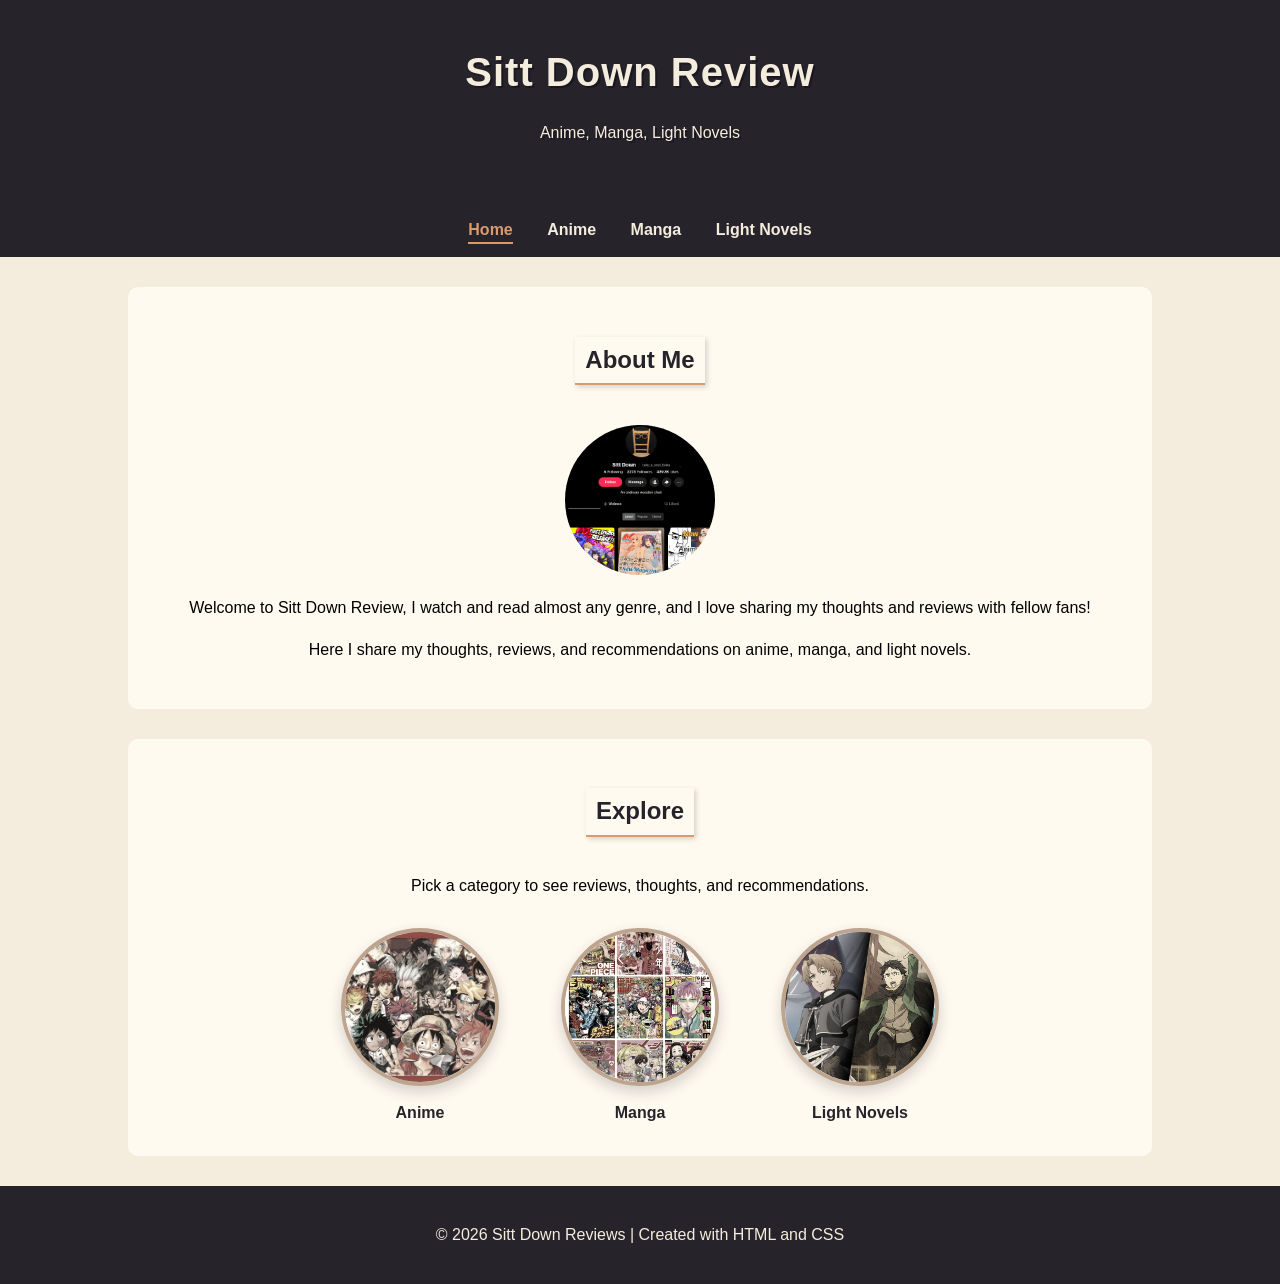
<file: my-blog/index.html>
<!DOCTYPE html>
<html lang="en">
    <head>
        <title>Sitt Down Review</title>
        <link rel="stylesheet" href="style.css">
    </head>
    <body>
       <header>
        <h1>Sitt Down Review</h1>
        <p>Anime, Manga, Light Novels</p>
       </header> 

       <nav>
        <a href="index.html" class="current">Home</a>
        <a href="anime.html">Anime</a>
        <a href="manga.html">Manga</a>
        <a href="lightnovel.html">Light Novels</a>
       </nav>

       <main>
        <section class="about">
            <h2>About Me</h2>
            <img src="images/AboutMe.jpg" alt="About Me">
            <p>
                Welcome to Sitt Down Review, I watch and read almost any genre,
                and I love sharing my thoughts and reviews with fellow fans!
            </p>
            <p>
                Here I share my thoughts, reviews, and recommendations on anime, manga, and light novels.
            </p>
        </section>

        <section class="cover">
            <h2>Explore</h2>
            <p>Pick a category to see reviews, thoughts, and recommendations.</p>

            <div class="icon-grid">
                <a href="anime.html" class="icon-link">
                    <img src="images/anime.jpg" alt="Anime">
                    <span class="icon-caption">Anime</span>
                </a>

                <a href="manga.html" class="icon-link">
                    <img src="images/manga.jpg" alt="Manga">
                    <span class="icon-caption">Manga</span>
                </a>

                <a href="lightnovel.html" class="icon-link">
                    <img src="images/lightnovel.jpg" alt="Light Novels">
                    <span class="icon-caption">Light Novels</span>
                </a>
            </div>
        </section>
       </main>

       <footer>
        <p>© 2026 Sitt Down Reviews | Created with HTML and CSS</p>
       </footer>
    </body>
</html>
</file>
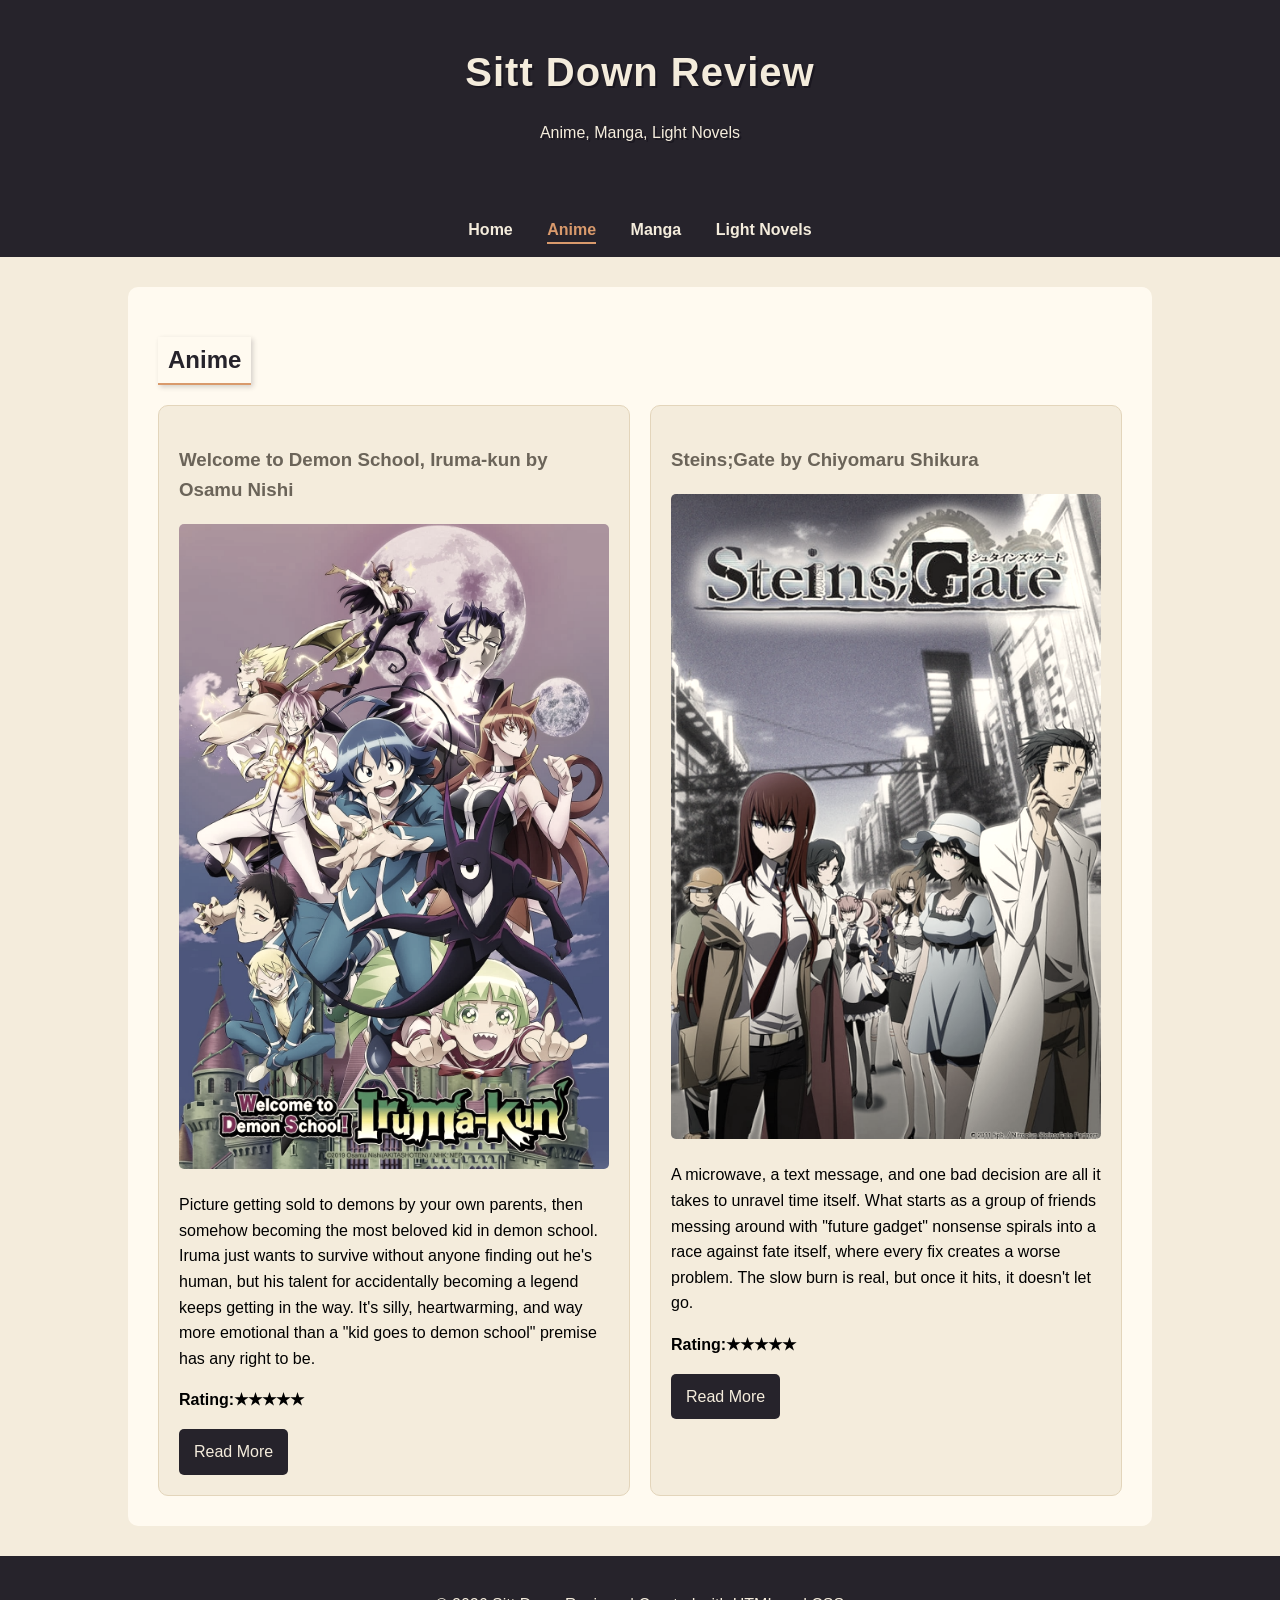
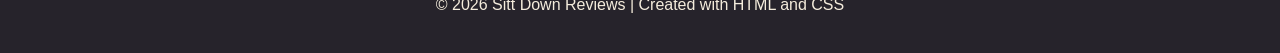
<file: my-blog/anime.html>
<!DOCTYPE html>
<html lang="en">
    <head>
        <title>Anime Reviews | Sitt Down Review</title>
        <link rel="stylesheet" href="style.css">
    </head>
    <body>
       <header>
        <h1>Sitt Down Review</h1>
        <p>Anime, Manga, Light Novels</p>
       </header> 

       <nav>
        <a href="index.html">Home</a>
        <a href="anime.html" class="current">Anime</a>
        <a href="manga.html">Manga</a>
        <a href="lightnovel.html">Light Novels</a>
       </nav>

       <main>
        <section id="anime">
            <h2>Anime</h2>
            <div class="reviews">
                <div class="card">
                    <h3>Welcome to Demon School, Iruma-kun by Osamu Nishi</h3>
                    <img src="images/Irumakun.jpg" alt="Welcome to Demon School, Iruma-kun">
                    <p>
                        Picture getting sold to demons by your own parents, then somehow becoming the most beloved kid in demon school. Iruma just wants to survive without anyone finding out he's human, but his talent for accidentally becoming a legend keeps getting in the way. It's silly, heartwarming, and way more emotional than a "kid goes to demon school" premise has any right to be.
                    </p>
                    <p><strong>Rating:★★★★★</strong></p>
                    <a href="#" class="button">Read More</a>
                </div>

                <div class="card">
                    <h3>Steins;Gate by Chiyomaru Shikura</h3>
                    <img src="images/Steins;Gate.jpg" alt="Steins;Gate">
                    <p>
                        A microwave, a text message, and one bad decision are all it takes to unravel time itself. What starts as a group of friends messing around with "future gadget" nonsense spirals into a race against fate itself, where every fix creates a worse problem. The slow burn is real, but once it hits, it doesn't let go.
                    </p>
                    <p><strong>Rating:★★★★★</strong></p>
                    <a href="#" class="button">Read More</a>
                </div>
            </div>
        </section>
       </main>

       <footer>
        <p>© 2026 Sitt Down Reviews | Created with HTML and CSS</p>
       </footer>
    </body>
</html>
</file>
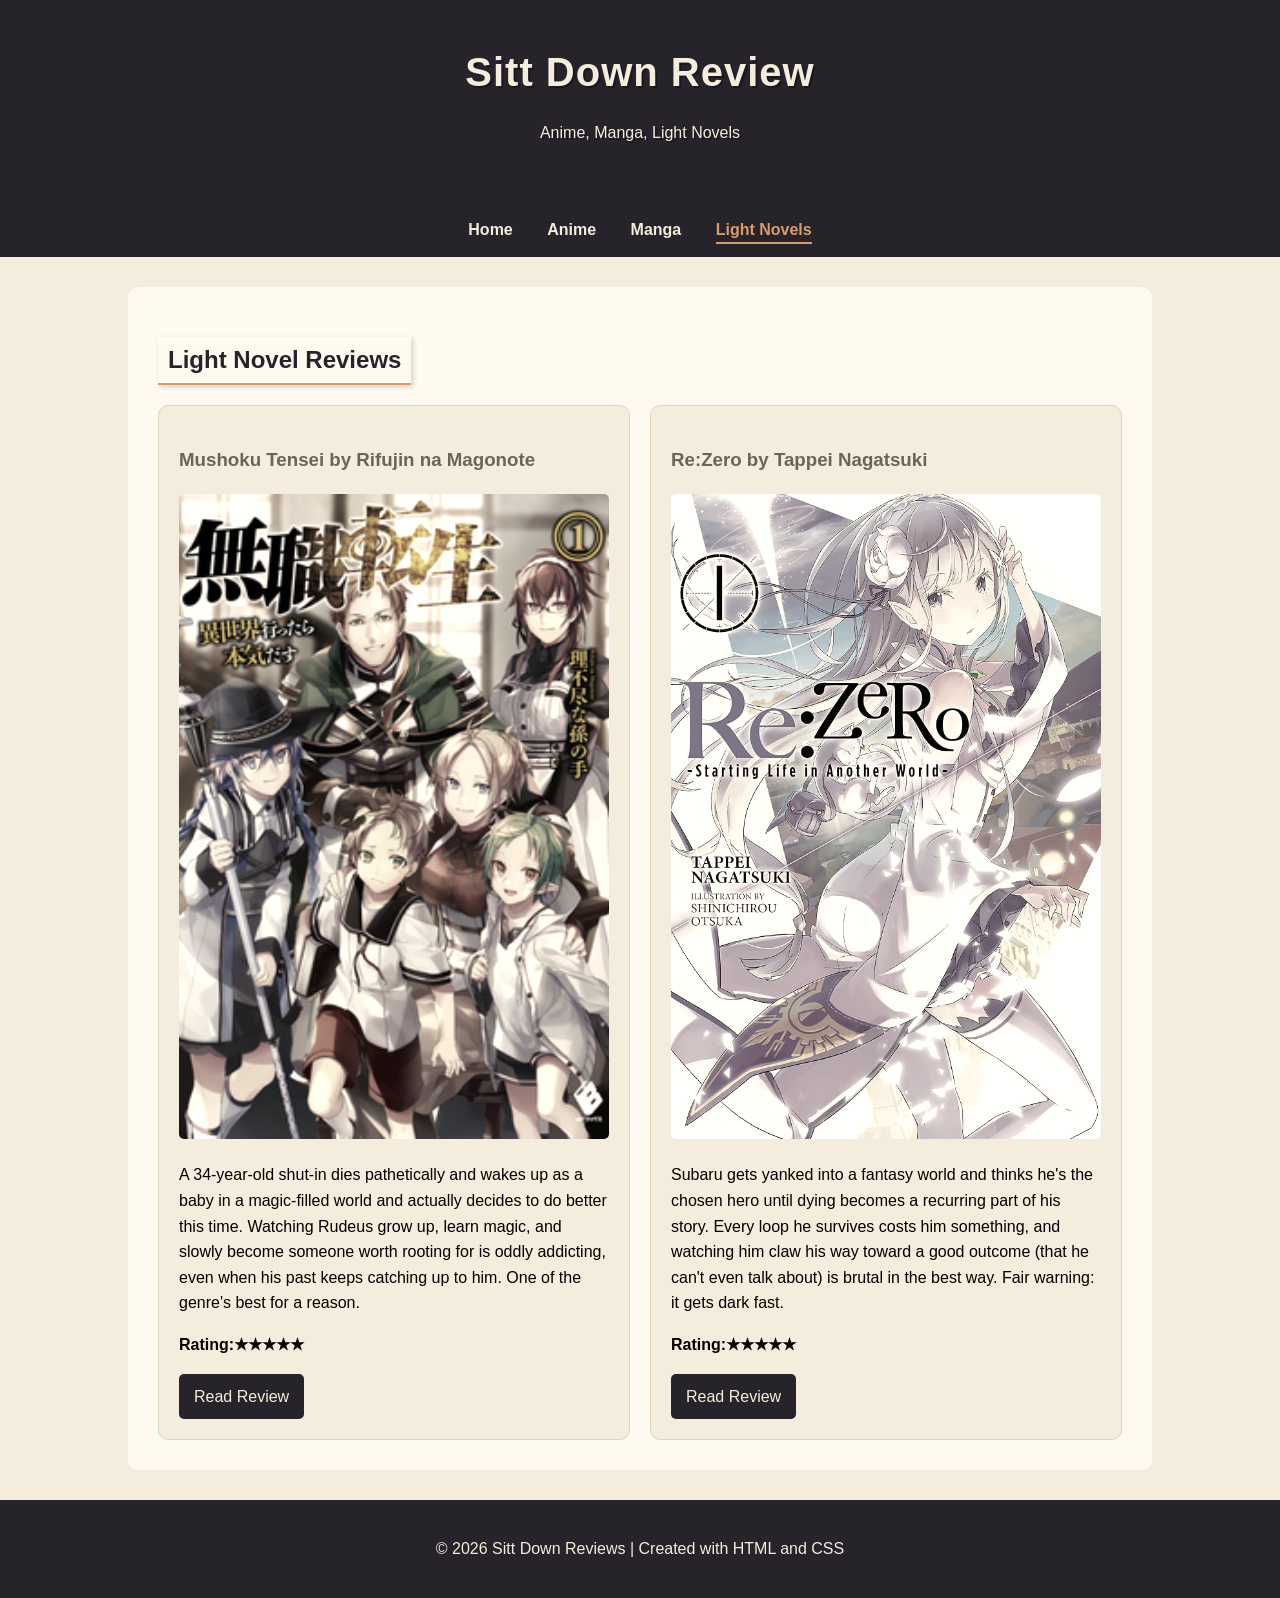
<file: my-blog/lightnovel.html>
<!DOCTYPE html>
<html lang="en">
    <head>
        <title>Light Novel Reviews | Sitt Down Review</title>
        <link rel="stylesheet" href="style.css">
    </head>
    <body>
       <header>
        <h1>Sitt Down Review</h1>
        <p>Anime, Manga, Light Novels</p>
       </header> 

       <nav>
        <a href="index.html">Home</a>
        <a href="anime.html">Anime</a>
        <a href="manga.html">Manga</a>
        <a href="lightnovel.html" class="current">Light Novels</a>
       </nav>

       <main>
        <section id="lightnovels">
            <h2>Light Novel Reviews</h2>
            <div class="reviews">
                <div class="card">
                    <h3>Mushoku Tensei by Rifujin na Magonote</h3>
                    <img src="images/MushokuTensei.jpg" alt="Mushoku Tensei">
                    <p>
                        A 34-year-old shut-in dies pathetically and wakes up as a baby in a magic-filled world and actually decides to do better this time. Watching Rudeus grow up, learn magic, and slowly become someone worth rooting for is oddly addicting, even when his past keeps catching up to him. One of the genre's best for a reason.
                    </p>
                    <p><strong>Rating:★★★★★</strong></p>
                    <a href="#" class="button">Read Review</a>
                </div>

                <div class="card">
                    <h3>Re:Zero by Tappei Nagatsuki</h3>
                    <img src="images/ReZero.jpg" alt="Re:Zero">
                    <p>
                        Subaru gets yanked into a fantasy world and thinks he's the chosen hero until dying becomes a recurring part of his story. Every loop he survives costs him something, and watching him claw his way toward a good outcome (that he can't even talk about) is brutal in the best way. Fair warning: it gets dark fast.
                    </p>
                    <p><strong>Rating:★★★★★</strong></p>
                    <a href="#" class="button">Read Review</a>
                </div>
            </div>
        </section>
       </main>

       <footer>
        <p>© 2026 Sitt Down Reviews | Created with HTML and CSS</p>
       </footer>
    </body>
</html>
</file>
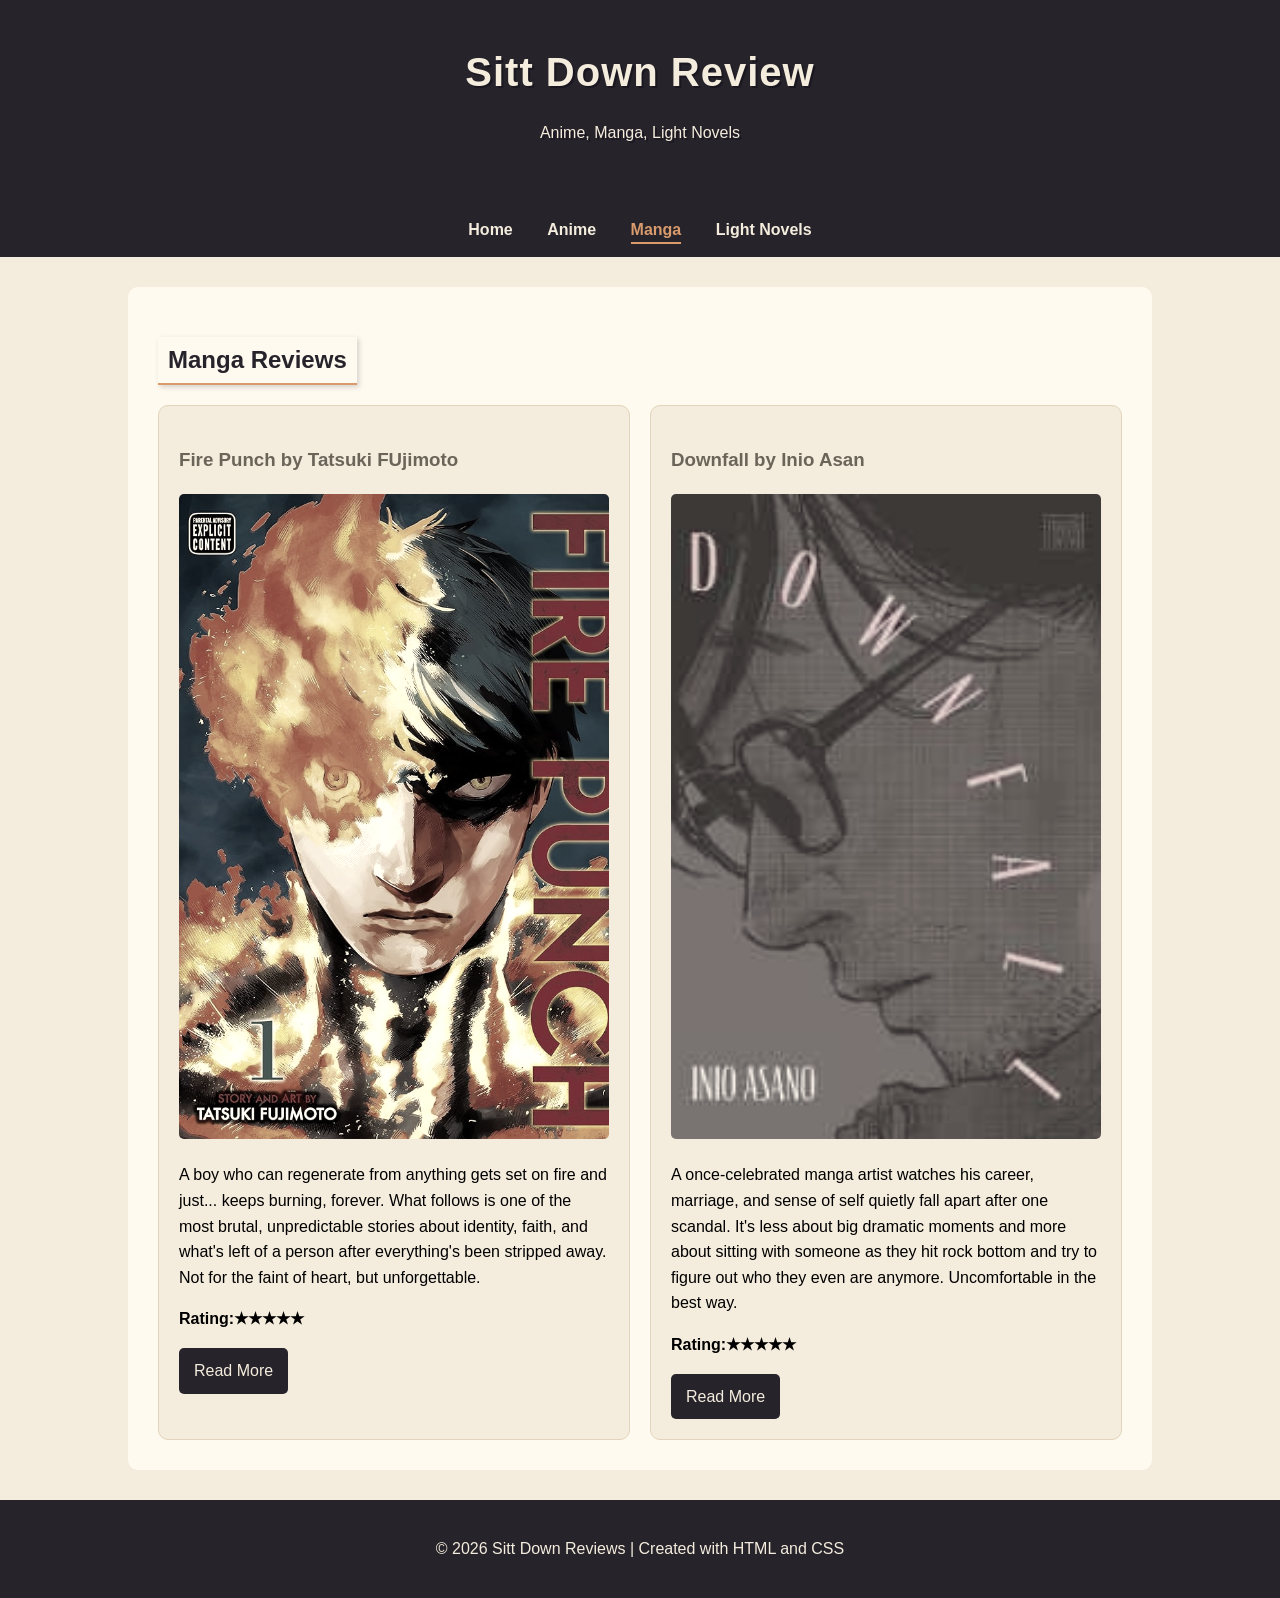
<file: my-blog/manga.html>
<!DOCTYPE html>
<html lang="en">
    <head>
        <title>Manga Reviews | Sitt Down Review</title>
        <link rel="stylesheet" href="style.css">
    </head>
    <body>
       <header>
        <h1>Sitt Down Review</h1>
        <p>Anime, Manga, Light Novels</p>
       </header> 

       <nav>
        <a href="index.html">Home</a>
        <a href="anime.html">Anime</a>
        <a href="manga.html" class="current">Manga</a>
        <a href="lightnovel.html">Light Novels</a>
       </nav>

       <main>
        <section id="manga">
            <h2>Manga Reviews</h2>
            <div class="reviews">
                <div class="card">
                    <h3>Fire Punch by Tatsuki FUjimoto</h3>
                    <img src="images/FirePunch.jpg" alt="Fire Punch">
                    <p>
                        A boy who can regenerate from anything gets set on fire and just... keeps burning, forever. What follows is one of the most brutal, unpredictable stories about identity, faith, and what's left of a person after everything's been stripped away. Not for the faint of heart, but unforgettable.
                    </p>
                    <p><strong>Rating:★★★★★</strong></p>
                    <a href="#" class="button">Read More</a>
                </div>

                <div class="card">
                    <h3>Downfall by Inio Asan</h3>
                    <img src="images/Downfall.jpg" alt="Downfall">
                    <p>
                        A once-celebrated manga artist watches his career, marriage, and sense of self quietly fall apart after one scandal. It's less about big dramatic moments and more about sitting with someone as they hit rock bottom and try to figure out who they even are anymore. Uncomfortable in the best way.
                    </p>
                    <p><strong>Rating:★★★★★</strong></p>
                    <a href="#" class="button">Read More</a>
                </div>
            </div>
        </section>
       </main>

       <footer>
        <p>© 2026 Sitt Down Reviews | Created with HTML and CSS</p>
       </footer>
    </body>
</html>
</file>
<file: my-blog/style.css>
/* Whole webpage */

body {
    font-family: Arial, Helvetica, sans-serif;
    background-color: #f4ecdc;
    margin: 0;
    line-height: 1.6;
}

header {
    background-color: #26232b;
    color: #f4ecdc;
    text-shadow: 2px 2px 0px #1a1720;
    text-align: center;
    padding: 40px;
    transition: background-color 0.6s;
}

header:hover {
    background-color: #3a3540;
}

header h1 {
    margin: 0;
    font-size: 40px;
    letter-spacing: 1px;
    transition: letter-spacing 0.5s;
}

header:hover h1 {
    letter-spacing: 4px;
}

nav {
    background-color: #26232b;
    text-align: center;
    padding: 15px;
    position: sticky;
    top: 0;
    z-index: 10;
}

nav a {
    color: #f4ecdc;
    text-decoration: none;
    margin: 15px;
    font-weight: bold;
    position: relative;
    padding-bottom: 4px;
    transition: color 0.3s;
}

nav a::after {
    content: "";
    position: absolute;
    left: 50%;
    bottom: -2px;
    width: 0;
    height: 2px;
    background-color: #d99a6c;
    transition: width 0.35s, left 0.35s;
}

nav a:hover {
    color: #d99a6c;
}

nav a:hover::after {
    width: 100%;
    left: 0;
}

nav a.current {
    color: #d99a6c;
}

nav a.current::after {
    width: 100%;
    left: 0;
}

main {
    width: 80%;
    margin: auto;
}

section {
    background-color: #fffaf0;
    margin: 30px 0;
    padding: 30px;
    border-radius: 10px;
    opacity: 0;
    animation: fadeUp 0.8s ease-out forwards;
}

section:nth-of-type(2) { animation-delay: 0.1s; }
section:nth-of-type(3) { animation-delay: 0.2s; }
section:nth-of-type(4) { animation-delay: 0.3s; }

h2 {
    color: #26232b;
    box-shadow: 2px 2px 5px rgba(38,35,43,0.2);
    display: inline-block;
    padding: 4px 10px;
    border-bottom: 2px solid #d99a6c;
}

.about {
    text-align: center;
}

.about img {
    display: block;
    width: 150px;
    height: 150px;
    object-fit: cover;
    border-radius: 50%;
    margin: 20px auto;
    transition: transform 0.5s;
}

.about img:hover {
    transform: scale(1.08) rotate(3deg);
}

.reviews {
    display: flex;
    gap: 20px;
    flex-wrap: wrap;
}

.card {
    background-color: #f4ecdc;
    padding: 20px;
    border: 1px solid #e3d5bb;
    border-radius: 10px;
    flex: 1;
    min-width: 240px;
    transition: transform 0.4s, box-shadow 0.4s;
}

.card:hover {
    transform: translateY(-8px);
    box-shadow: 0 10px 20px rgba(38,35,43,0.2);
}

.card h3 {
    color: #6b6459;
    transition: color 0.3s;
}

.card:hover h3 {
    color: #26232b;
}

.card img {
    width: 100%;
    aspect-ratio: 2 / 3;
    object-fit: cover;
    border-radius: 5px;
    filter: grayscale(60%) sepia(15%);
    transition: filter 0.6s, transform 0.6s;
}

.card:hover img {
    filter: grayscale(0%) sepia(0%);
    transform: scale(1.03);
}

.button {
    display: inline-block;
    background-color: #26232b;
    color: #f4ecdc;
    padding: 10px 15px;
    text-decoration: none;
    border-radius: 5px;
    transition: background-color 0.3s, transform 0.3s, color 0.3s;
}

.button:hover {
    background-color: #d99a6c;
    color: #26232b;
    transform: translateY(-2px);
}

footer {
    background-color: #26232b;
    color: #f4ecdc;
    text-align: center;
    padding: 20px;
    margin-top: 30px;
}

@keyframes fadeUp {
    from {
        opacity: 0;
        transform: translateY(26px);
    }
    to {
        opacity: 1;
        transform: translateY(0);
    }
}

@media (max-width: 700px) {
    .reviews {
        flex-direction: column;
    }
}

/* Cover page icons */

.cover {
    text-align: center;
}

.icon-grid {
    display: flex;
    justify-content: center;
    gap: 40px;
    flex-wrap: wrap;
    margin-top: 30px;
}

.icon-link {
    display: flex;
    flex-direction: column;
    align-items: center;
    text-decoration: none;
    width: 180px;
    transition: transform 0.4s;
}

.icon-link:hover {
    transform: translateY(-8px);
}

.icon-link img {
    width: 150px;
    height: 150px;
    object-fit: cover;
    border-radius: 50%;
    border: 4px solid #d99a6c;
    box-shadow: 0 6px 14px rgba(38,35,43,0.2);
    filter: grayscale(60%) sepia(10%);
    transition: filter 0.5s, box-shadow 0.5s;
}

.icon-link:hover img {
    filter: grayscale(0%) sepia(0%);
    box-shadow: 0 10px 20px rgba(38,35,43,0.3);
}

.icon-caption {
    margin-top: 14px;
    font-size: 16px;
    font-weight: bold;
    color: #26232b;
    transition: color 0.3s;
}

.icon-link:hover .icon-caption {
    color: #d99a6c;
}
</file>
